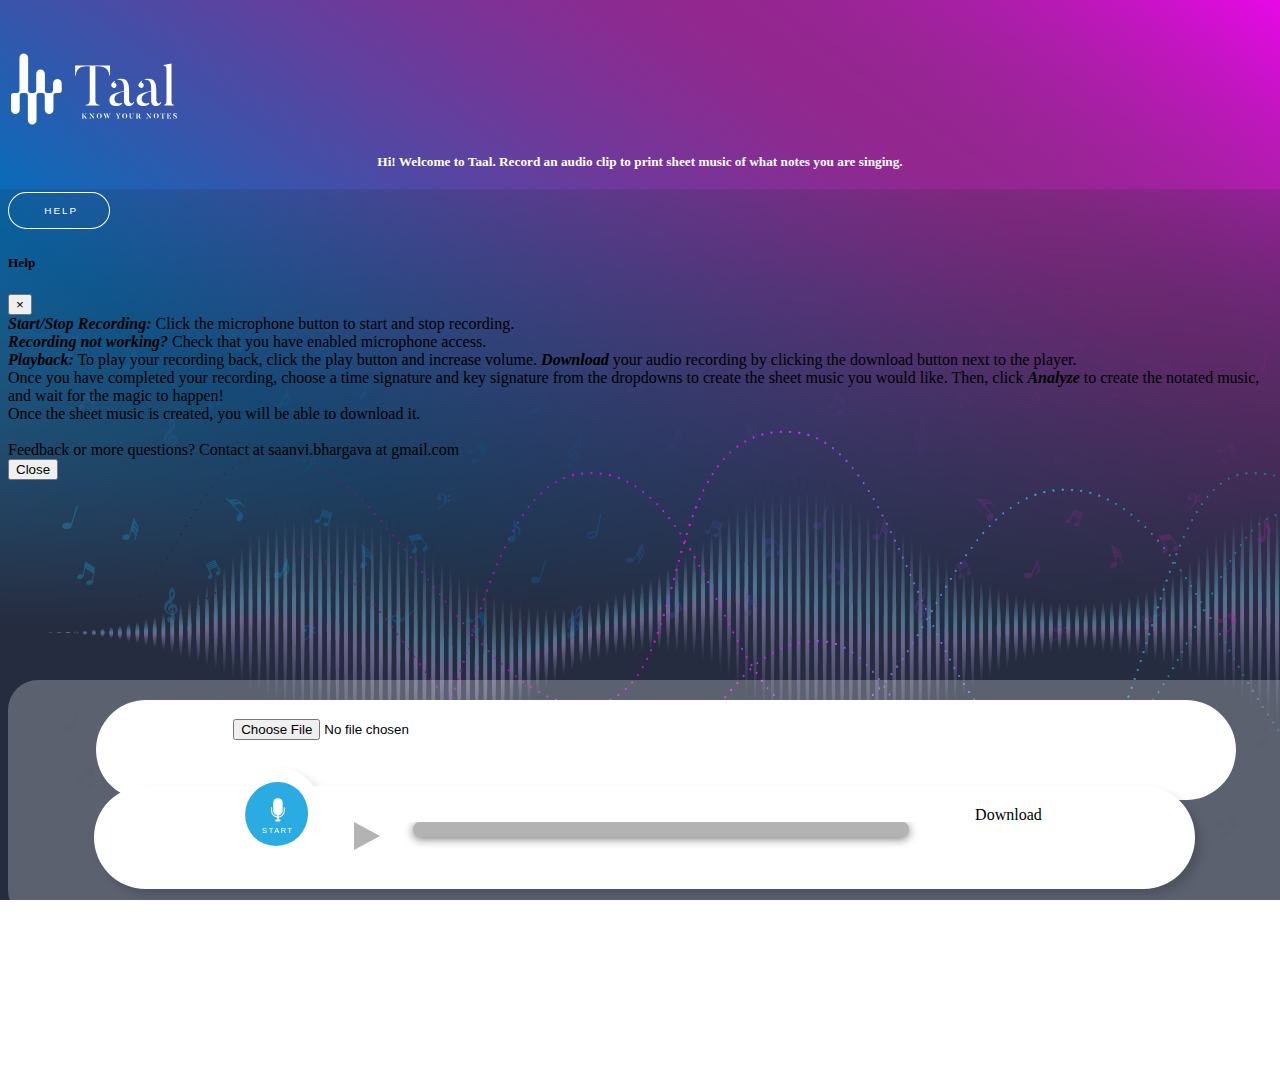
<file: Taal UI/index.html>
<!DOCTYPE html>
<html>

<head>
  <!-- Google tag (gtag.js) -->
  <script async src="https://www.googletagmanager.com/gtag/js?id=G-PEJ2WGWVZS"></script>
  <script>
    window.dataLayer = window.dataLayer || [];

    function gtag() {
      dataLayer.push(arguments);
    }
    gtag('js', new Date());

    gtag('config', 'G-PEJ2WGWVZS');
  </script>
  <title>Taal</title>
  <link rel="icon" type="image/x-icon" href="/assets/taalextensionLogo.ico">
  <meta name="viewport" content="width=device-width, initial-scale=1">
  <link href="https://cdn.jsdelivr.net/npm/bootstrap@5.1.3/dist/css/bootstrap.min.css" rel="stylesheet"
    integrity="sha384-1BmE4kWBq78iYhFldvKuhfTAU6auU8tT94WrHftjDbrCEXSU1oBoqyl2QvZ6jIW3" crossorigin="anonymous">
  <link href="css/main.css" rel="stylesheet">
  <!-- <link href="css/all.css" rel="stylesheet"> -->
</head>

<body>

 
  <div class="container fullcontainer">

    <!-- <audio id="player" controls></audio> -->
    <!-- <a id="download">Download</a>-->
    <div class="row">
      <div class="col-2">
        <img src="assets/Taal_Logo.svg">
      </div>
      <div class="col-8">
        <h5 style="text-align:center; color:white">Hi! Welcome to Taal. Record an audio clip to print sheet music of
          what notes you are singing.</h5>
      </div>
      <div class="col-2">
        <!-- <img src="assets/help_button.svg"> -->
        <input id="helpbutton" type="image" src="assets/help_button.svg" data-toggle="modal"
          data-target=".bd-example-modal-lg"></input>
        </button>

        <!-- Modal -->
        <div class="modal" id="helpModal" tabindex="-1" role="dialog" aria-labelledby="exampleModalLabel"
          aria-hidden="true">
          <div class="modal-dialog" role="document">
            <div class="modal-content">
              <div class="modal-header">
                <h5 class="modal-title" id="exampleModalLabel">Help</h5>
                <button type="button" class="close" data-dismiss="modal" id="closex" aria-label="Close">
                  <span aria-hidden="true">&times;</span>
                </button>
              </div>
              <div class="modal-body">
                <strong><em>Start/Stop Recording:</em></strong> Click the microphone button to start and stop recording.
                <br>
                <strong><em>Recording not working?</em></strong> Check that you have enabled microphone access.
                <br>
                <strong><em>Playback:</strong></em> To play your recording back, click the play button and increase
                volume. <strong><em>Download</em></strong> your audio recording by clicking the download button next to
                the player.
                <br>
                Once you have completed your recording, choose a time signature and key signature from the dropdowns to
                create the sheet music you would like. Then, click <strong><em>Analyze</em></strong> to create the
                notated music, and wait for the magic to happen!
                <br>
                Once the sheet music is created, you will be able to download it.
                <br>
                <br>
                Feedback or more questions? Contact at saanvi.bhargava at gmail.com

              </div>
              <div class="modal-footer">
                <button type="button" class="btn btn-secondary" data-dismiss="modal" id="closebutton">Close</button>
              </div>
            </div>
          </div>
        </div>


      </div>

      <div class="row">
        <div class="col-12">
    
          <div id="audio-container">
            <div id="audio-block"></div>
            <div id="upload-block">
              <div id="uploaddiv">
                <input type="file" id="upload" style="pointer-events: auto;" class="form-control">
              </div>
            </div>
            <div id="recdiv">
              <div class="dot"></div>
              <a href="#">
                <div class="recbutton" id="button1"></div>
              </a>
              <a id="download-link">Download</a>

              <div id="player-div">
                <!-- <audio id="player" controls></audio>
             -->
                <div class="audio-player">
                  <div class="timeline">
                    <div class="progress"></div>
                  </div>
                  <div class="controls">
                    <div class="play-container">
                      <div class="toggle-play play" style="pointer-events: auto;">
                      </div>
                    </div>
                    <!-- <div class="time">
                  <div class="current">0:00</div>
                  <div class="divider">/</div>
                  <div class="length"></div>
                </div> -->
                    <div class="name"></div>
                    <!--     credit for icon to https://saeedalipoor.github.io/icono/ -->
                    <div class="volume-container">
                      <div class="volume-button">
                        <div class="volume icono-volumeMedium"></div>
                      </div>

                      <div class="volume-slider">
                        <div class="volume-percentage"></div>
                      </div>
                    </div>

                  </div>
                </div>
              </div>

            </div>

            
          </div>
        </div>
      </div>

     

      <div class="row" style="height:250px;">
        <div class="col-12">

          <!-- <img src="assets/start_button.svg" class="recbutton" id="button1"> -->

        </div>

      </div>
      <div class="row">
        <div class="col-12">
          <div id="analyze-container">
            <div id="analyze-div">


            </div>
            <!-- <div>
               
               <select id="keysig_choose" class="form-select form-select-sm" aria-label=".form-select-sm example">
                  <option selected>Open this select menu</option>
                  <option value="0">C Major</option>
                  <option value="1">G Major</option>
                  <option value="2">D Major</option>
                  <option value="3">A Major</option>
                  <option value="4">E Major</option>
                  <option value="5">B Major</option>
                  <option value="-6">F# Major</option>
                  <option value="-5">Db Major</option>
                  <option value="-4">Ab Major</option>
                  <option value="-3">Eb Major</option>
                  <option value="-2">Bb Major</option>
                  <option value="-1">F Major</option>
                  <option value="-3">C Minor</option>
                  <option value="-2">G Minor</option>
                  <option value="-1">D Minor</option>
                  <option value="0">A Minor</option>
                  <option value="1">E Minor</option>
                  <option value="2">B Minor</option>
                  <option value="3">F# Minor</option>
                  <option value="4">C# Minor</option>
                  <option value="5">G# Minor</option>
                  <option value="-6">Eb Minor</option>
                  <option value="-5">Bb Minor</option>
                  <option value="-4">F Minor</option>
                </select>
               
            </div>

            <div>
               <label>Put top and bottom of time signature here.</label>
               <input id="timesig1" type="text"></input>
               <input id="timesig2" type="text"></input>
               
            </div> -->


            <div id="analyze"><a href="#"><img src="assets/analize_button.svg"></a></div>
            <div id="analyze-success">

            </div>
          </div>
        </div>


      </div>
    </div>



  </div>


  <script src="opensheetmusicdisplay.min.js"></script>
  <script src="player.js"></script>
  <script src="index.js"></script>
  <script src="https://cdn.jsdelivr.net/npm/bootstrap@5.3.3/dist/js/bootstrap.bundle.min.js" integrity="sha384-YvpcrYf0tY3lHB60NNkmXc5s9fDVZLESaAA55NDzOxhy9GkcIdslK1eN7N6jIeHz" crossorigin="anonymous"></script>


</body>

</html>
</file>
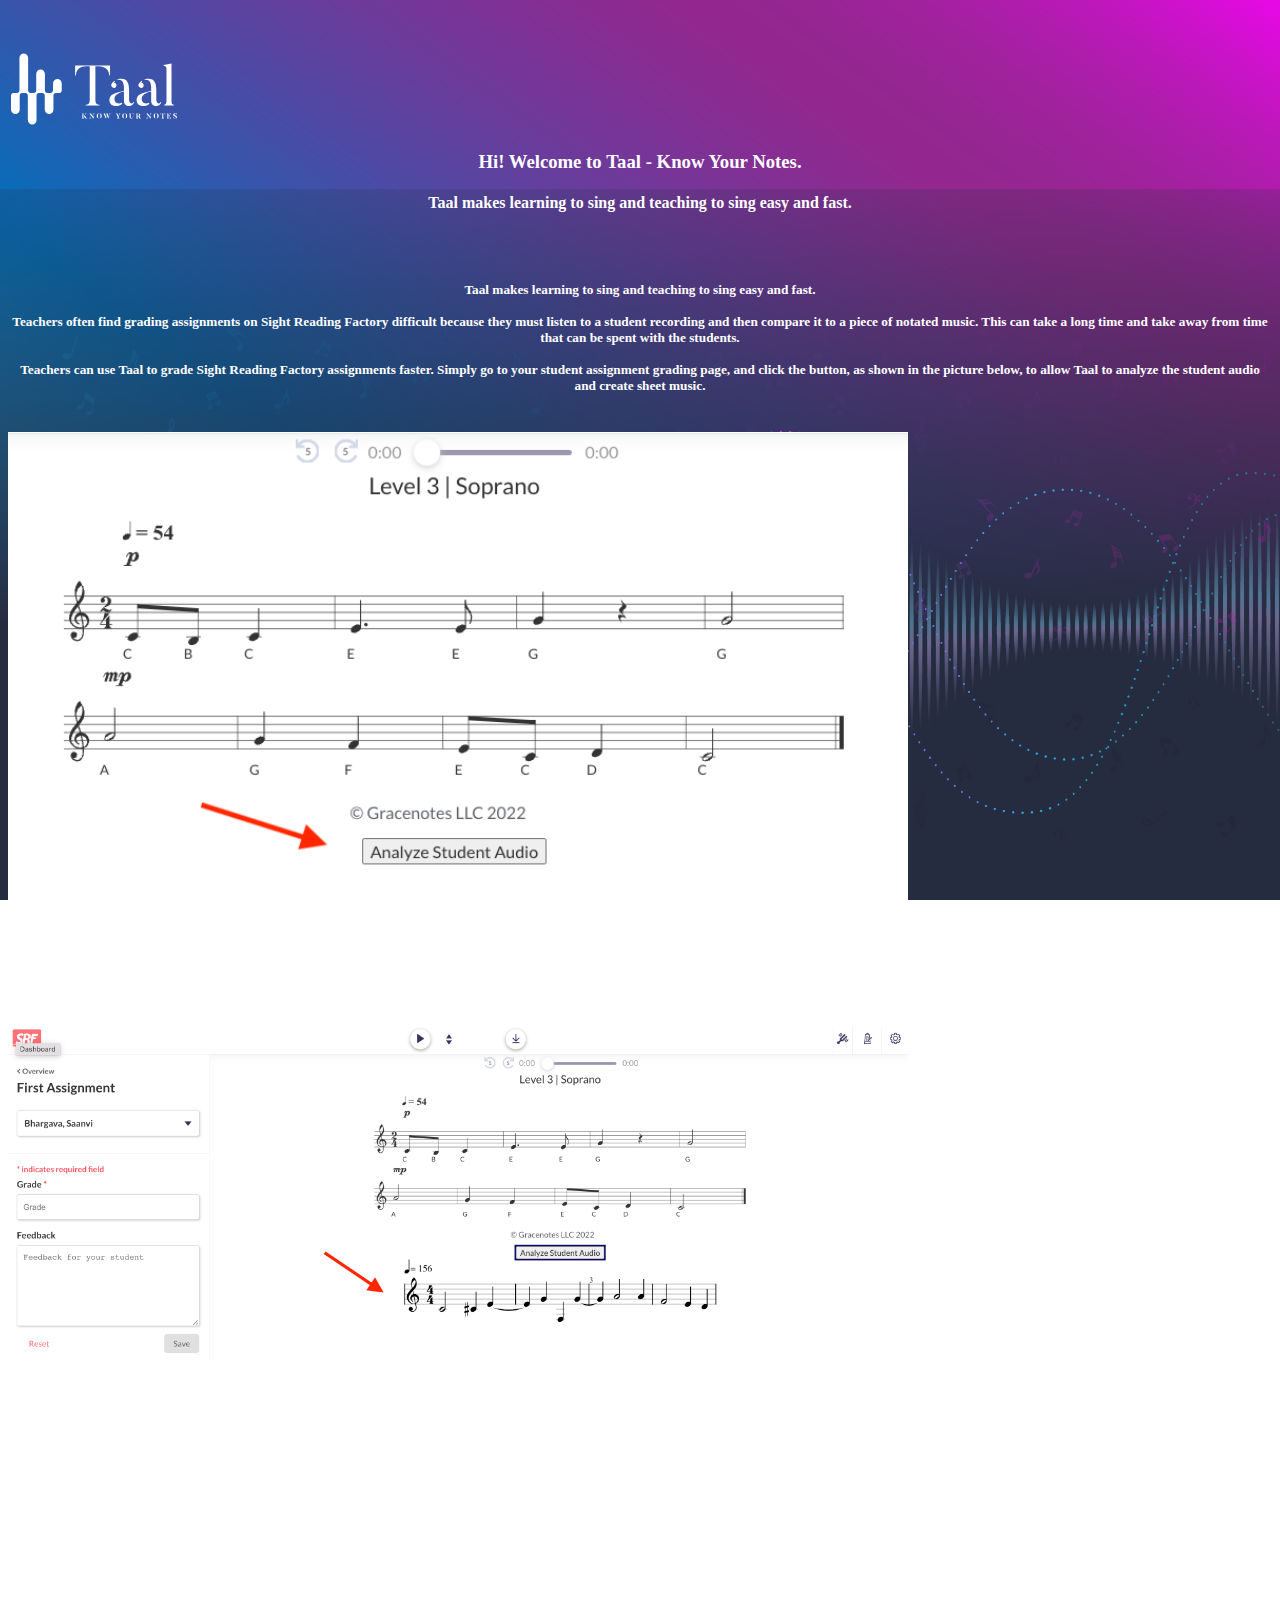
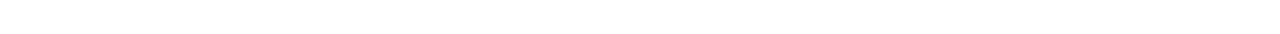
<file: Taal UI/popup.html>
<!DOCTYPE html>
<html>

<head>
  <title>Taal</title>
  <link rel="icon" type="image/x-icon" href="/assets/taalextensionLogo.ico">
  <meta name="viewport" content="width=device-width, initial-scale=1">
  <link href="https://cdn.jsdelivr.net/npm/bootstrap@5.1.3/dist/css/bootstrap.min.css" rel="stylesheet"
    integrity="sha384-1BmE4kWBq78iYhFldvKuhfTAU6auU8tT94WrHftjDbrCEXSU1oBoqyl2QvZ6jIW3" crossorigin="anonymous">
  <link href="css/main.css" rel="stylesheet">
  <!-- <link href="css/all.css" rel="stylesheet"> -->
</head>

<body>

  <div class="container fullcontainer">

    <div class="row">
      <div class="col-2">
        <img src="assets/Taal_Logo.svg">
      </div>
      <div class="col-8">
        <h3 style="text-align:center; color:white">Hi! Welcome to <strong>Taal - Know Your Notes</strong>. </h3>
        <h4 style="text-align:center; color:white">Taal makes learning to sing and teaching to sing easy and fast.</h4>
        <h5 style="text-align:center; color:white">
          <br><br><br>
          Taal makes learning to sing and teaching to sing easy and fast.
          <br><br>
          Teachers often find grading assignments on Sight Reading Factory difficult because they must listen to a
          student recording and then compare it to a piece of notated music.
          This can take a long time and take away from time that can be spent with the students.
          <br><br>
          Teachers can use Taal to grade Sight Reading Factory assignments faster.
          Simply go to your student assignment grading page, and click the button, as shown in the picture below, to
          allow Taal to analyze the student audio and create sheet music.
          <br><br>
        </h5>
        <img src="assets/taalbuttonsrf.png" style="width: 900px; height: auto;">
        <h5 style="text-align:center; color:white">
          <br><br>
          The notated music created by Taal is injected at the bottom of the page.
          Now, just compare the sheet music to the original one that was displayed to the student for their assignment
          to grade the student accuracy.
          <br><br>
        </h5>
        <img src="assets/srfTeacherscreenshot.png" style="width: 900px; height: auto;">
        <h5 style="text-align:center; color:white">
          <br><br>
          Students and teachers can also use our website,

          <a style="text-align:center; color:white"
            href="https://www.knowyournotes.app/">https://www.knowyournotes.app/</a>
          , to create sheet music of any audio recording, whether practicing a music that is not on Sight Reading
          Factory, or just for fun.
          <br><br>
          Taal is a must-have tool for any singing or choir teachers.
          <br><br>
          If you have any questions or concerns, please feel free to contact us at

          <a style="text-align:center; color:white" href="saanvi.bhargava@gmail.com">saanvi.bhargava@gmail.com</a>.
          <br><br>
          <br><br>
          <br><br>
          <br><br>
        </h5>
      </div>

    </div>




  </div>



</body>

</html>
</file>
<file: Taal UI/css/main.css>
body {
    background-image: url("../assets/Taal-bkg graphic-01.png");
  background-repeat: no-repeat; /* Do not repeat the image */
  background-size:cover; /* Resize the background image to cover the entire container */
  background-attachment: fixed;
   }

   /* img{
    max-width: 100%;
    max-height: 100%;
    display: block; remove extra space below image } */
.fullcontainer {
    margin-top: 50px;
    width: auto;
}

#audio-container {
  position: relative;
    height:200px;
    pointer-events: none;
    margin-top: 150px;
}

#audio-block {
  border-radius: 30px;
  margin-top: 50px;
  background: #ffffff;
  opacity: 25%;
  padding: 20px;
  height: 100%;
  width: 100%;
  /* width: 1232.297119140625px; */
  position: absolute;
  pointer-events: none;
}

#upload-block {
  border-radius: 80px;
    margin-top: 60px;
    background: #ffffff;
    padding: 20px;
    height: 30%;
    width: 87%;
    position: absolute;
    top: 5%;
    left: 7%;
    pointer-events: none;
}

#uploaddiv {
  position: absolute;
  left: 12%;
  top: 19%;
}

#recdiv {
    border-radius: 80px;
    margin-top: 100px;
    background: #ffffff;
    padding: 20px;
    /* position: relative; */
    filter: drop-shadow(6px 6px 5px rgba(0, 0, 0, 0.149));
    height: 63px;
    
    /*width: 1190.4859619140625px; */

    position: absolute;
    left: 6.79%;
    right: 6.06%;
    top: 28.2%;
    bottom: 63.6%;
    pointer-events: none;
    
  }
.dot {
    height: 83.80999755859375px;
    width: 83.80999755859375px;
    border-radius: 50%;
    position: absolute;
    left: 13%;
    top: -17%;
    background: #FFFFFF;
    pointer-events: none;
}

#download-link {
  /* display: none; */
  position: absolute;
  left: 80%;
  pointer-events: auto;

}

#keysig_choose {
   pointer-events: auto;
}

.recbutton {
    background-image: url("../assets/start_button.svg");
    width: 64.59px;
    height: 64.59px;
    position: absolute;
    left: 13.60%;
    top: -4.5%;
    border-width: 0px;
    border-radius: 50%;
    pointer-events: auto;
}
  #analyze-container {
    position: relative;
    height:550px;
    display: none;
  }
  #analyze-div {
    border-radius: 30px;
    margin-top: 50px;
    background: #ffffff;
    opacity: 25%;
    padding: 20px;
    height: 100%;
    width: 100%;
    /* width: 1232.297119140625px; */
    position: absolute;
    z-index: 1;
  }


  #analyze {
    height: 35.83399963378906px;
    width: 100.86599731445312px;
    /*border-radius: 35%; */
    /* opacity: 30%; */
    position: absolute;
    z-index: 3;
    left: 40%;
    top: 15%;
} 

  #analyze-success {
    border-radius: 80px;
    margin-top: 75px;
    background: #ffffff;
    padding: 20px;
    height: 80%;
    width: 90%;
    position: absolute;
    top: 10%;
    left: 5%;
    z-index: 2;
  }

  
.audio-player {
  position: absolute;
  height: 50px;
  width: 90%;
  left: 20%;
  top: 35%;
  font-family: arial;
  font-size: 0.75em;
  overflow: hidden;
  display: grid;
  grid-template-rows: 6px auto;
}
.audio-player .timeline {
  background: #B3B3B3;
  width: 50%;
  height: 15px;
  position: absolute;
  cursor: pointer;
  box-shadow: 0 2px 10px 0 #0008;
  left: 10%;
  border-radius: 7px;
}
.audio-player .timeline .progress {
  background: #707070;
  width: 0%;
  height: 15px;
  transition: 0.25s;
  border-radius: 7px;
}
.audio-player .controls {
  display: flex;
  justify-content: space-between;
  align-items: stretch;
  padding: 0 20px;
  position: absolute;
  left: 2%;

}
.audio-player .controls > * {
  display: flex;
  justify-content: center;
  align-items: center;
}
.audio-player .controls .toggle-play.play {
  cursor: pointer;
  position: relative;
  left: 0;
  height: 0;
  width: 0;
  border: 14px solid rgb(255, 255, 255);
  border-left: 26px solid #B3B3B3;
}
.audio-player .controls .toggle-play.play:hover {
  transform: scale(1.1);
}
.audio-player .controls .toggle-play.pause {
  height: 15px;
  width: 20px;
  cursor: pointer;
  position: relative;
}
.audio-player .controls .toggle-play.pause:before {
  position: absolute;
  top: 0;
  left: 0px;
  background: rgb(0, 0, 0);
  content: "";
  height: 15px;
  width: 3px;
}
.audio-player .controls .toggle-play.pause:after {
  position: absolute;
  top: 0;
  right: 8px;
  background: rgb(0, 0, 0);
  content: "";
  height: 15px;
  width: 3px;
}
.audio-player .controls .toggle-play.pause:hover {
  transform: scale(1.1);
}
.audio-player .controls .time {
  display: flex;
}
.audio-player .controls .time > * {
  padding: 2px;
}
.audio-player .controls .volume-container {
  cursor: pointer;
  position: relative;
  z-index: 2;
}
.audio-player .controls .volume-container .volume-button {
  height: 26px;
  display: flex;
  align-items: center;
}
.audio-player .controls .volume-container .volume-button .volume {
  transform: scale(0.7);
}
.audio-player .controls .volume-container .volume-slider {
  position: absolute;
  left: -3px;
  top: 15px;
  z-index: -1;
  width: 0;
  height: 15px;
  background: white;
  box-shadow: 0 0 20px #000a;
  transition: 0.25s;
}
.audio-player .controls .volume-container .volume-slider .volume-percentage {
  background: coral;
  height: 100%;
  width: 75%;
}
.audio-player .controls .volume-container:hover .volume-slider {
  left: -123px;
  width: 120px;
}
</file>
